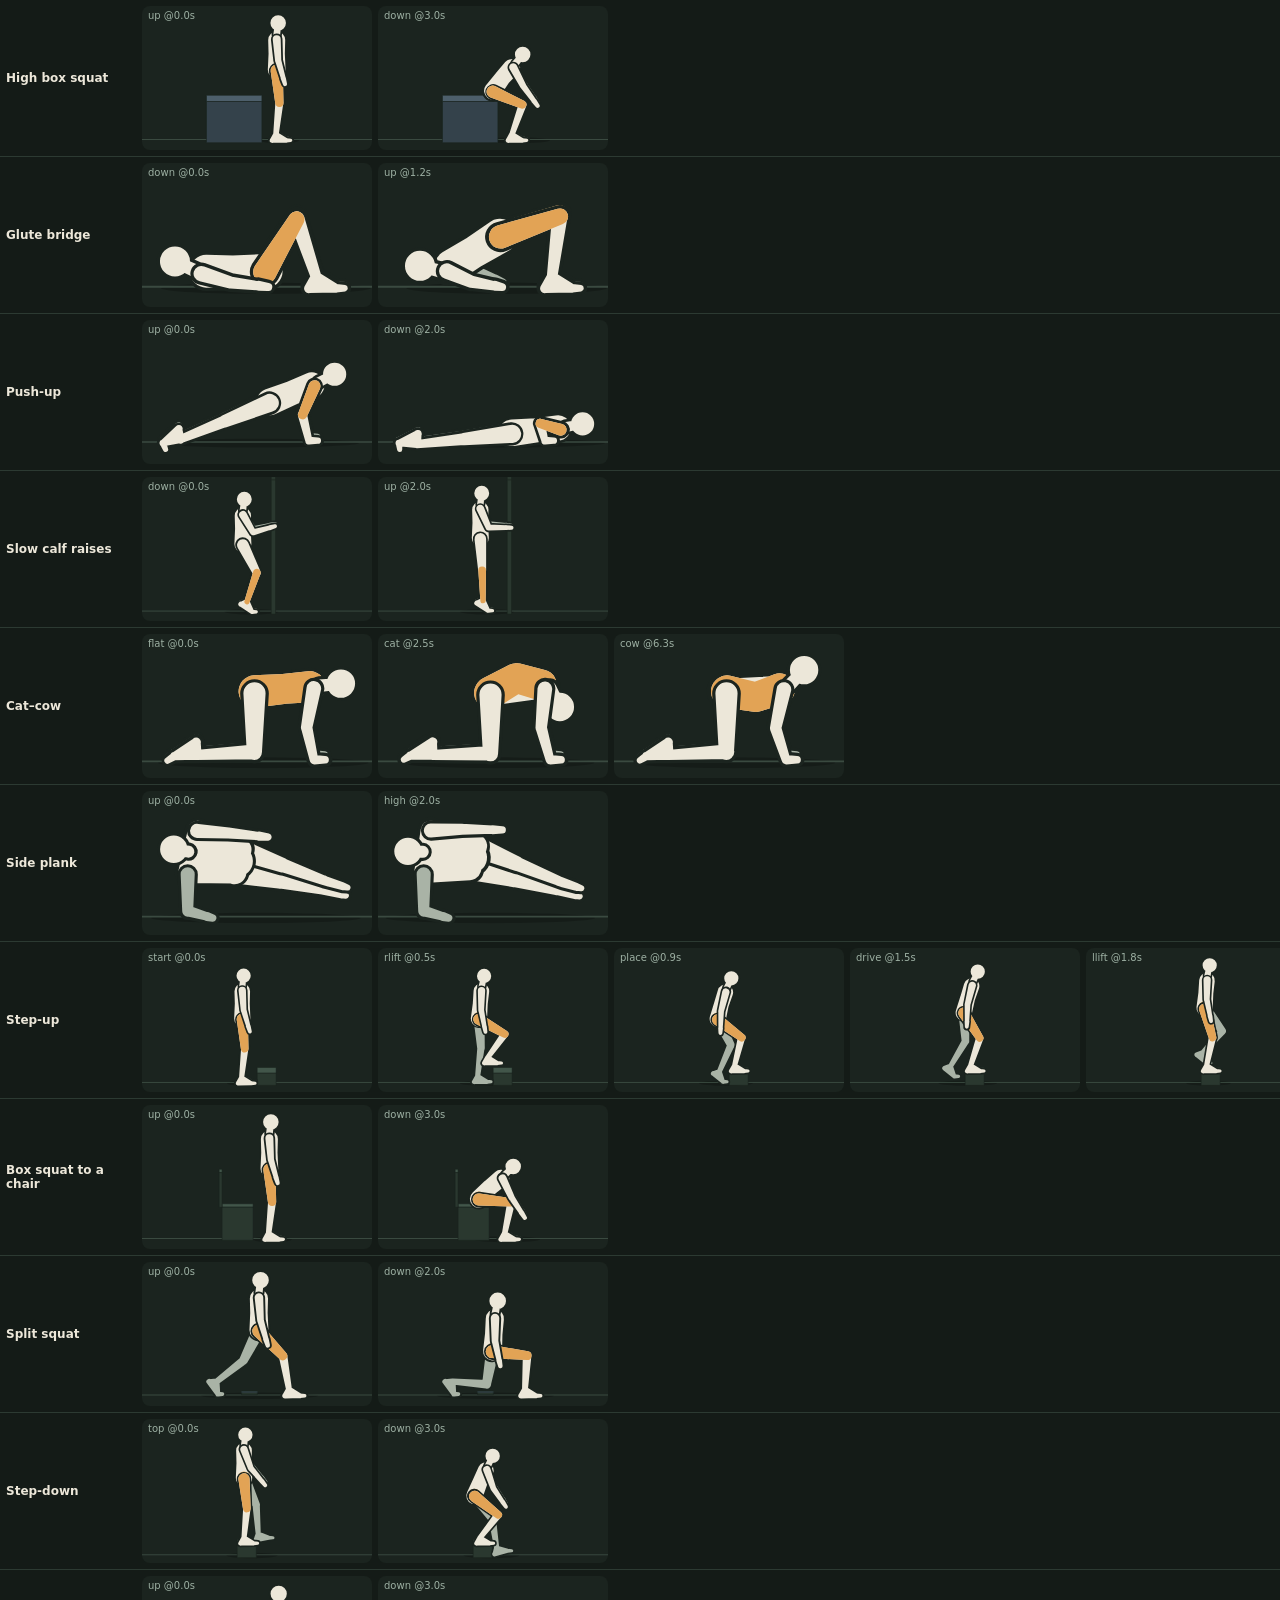
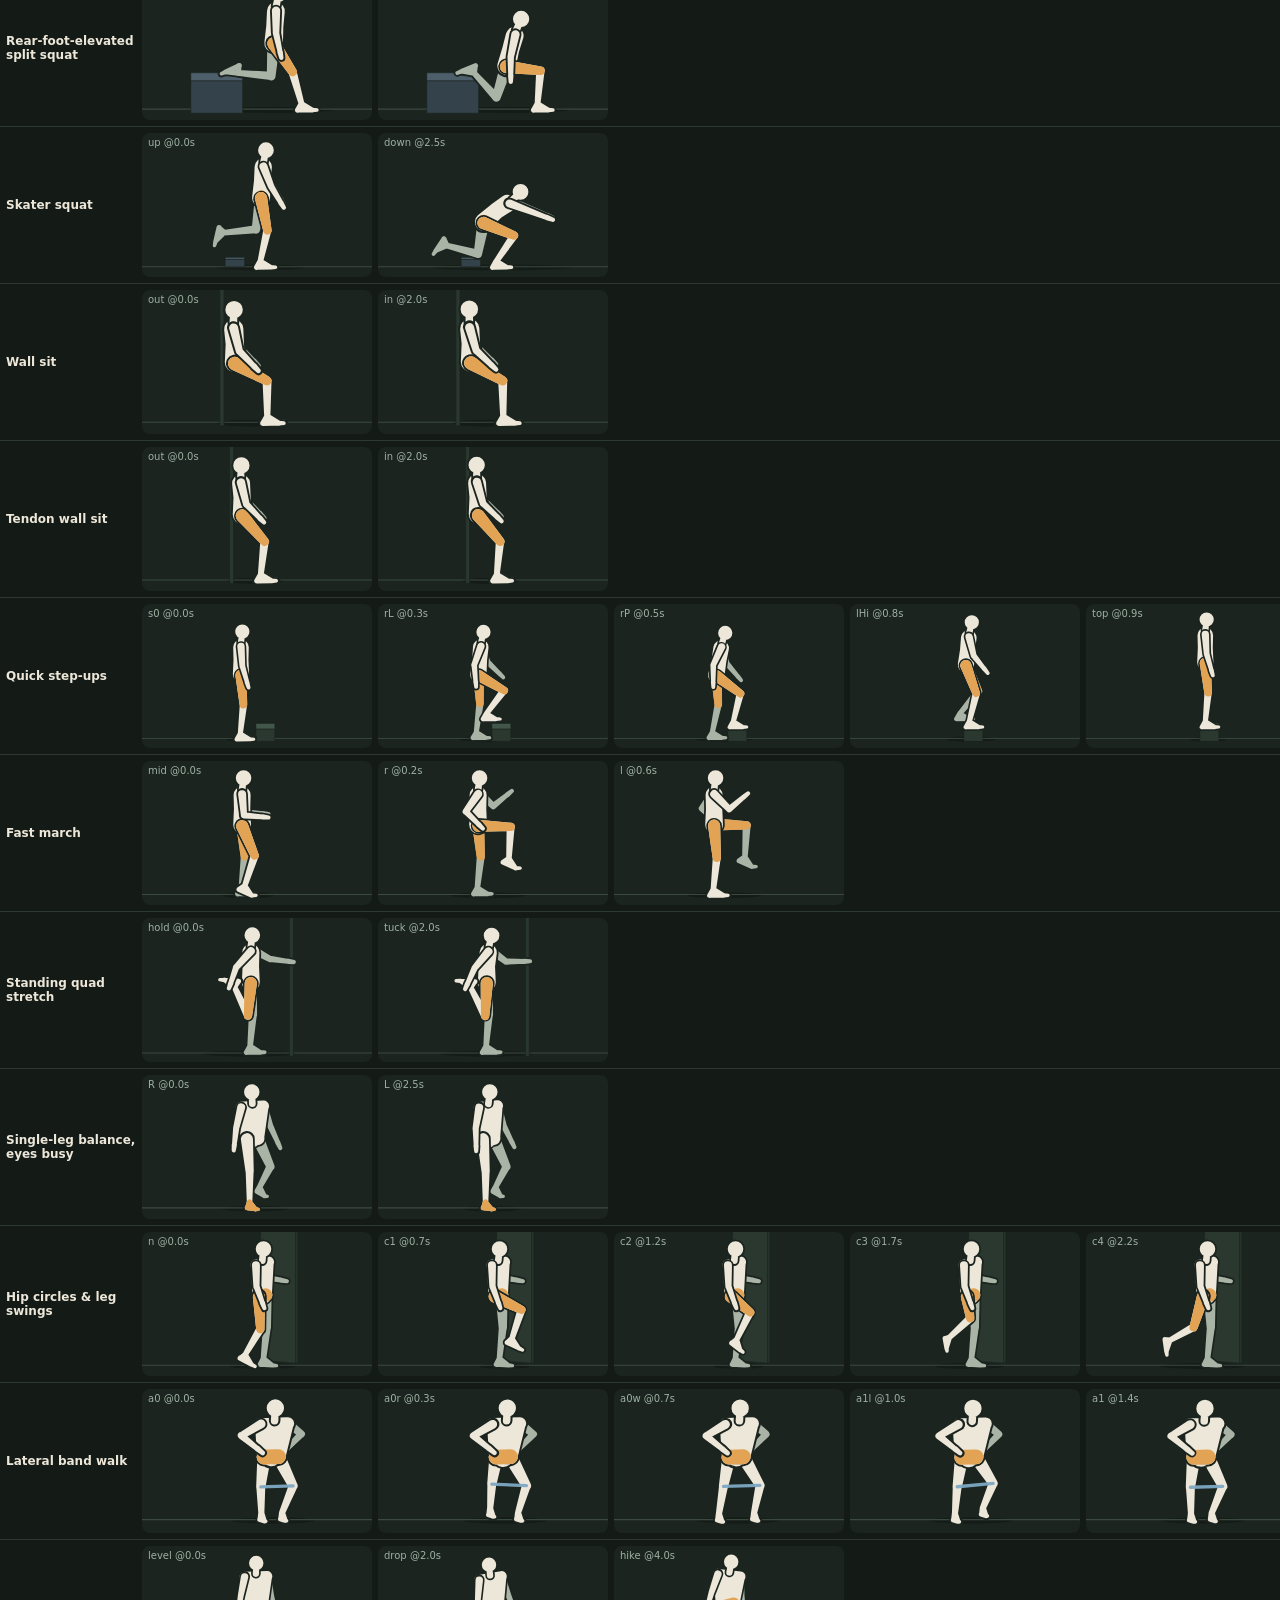
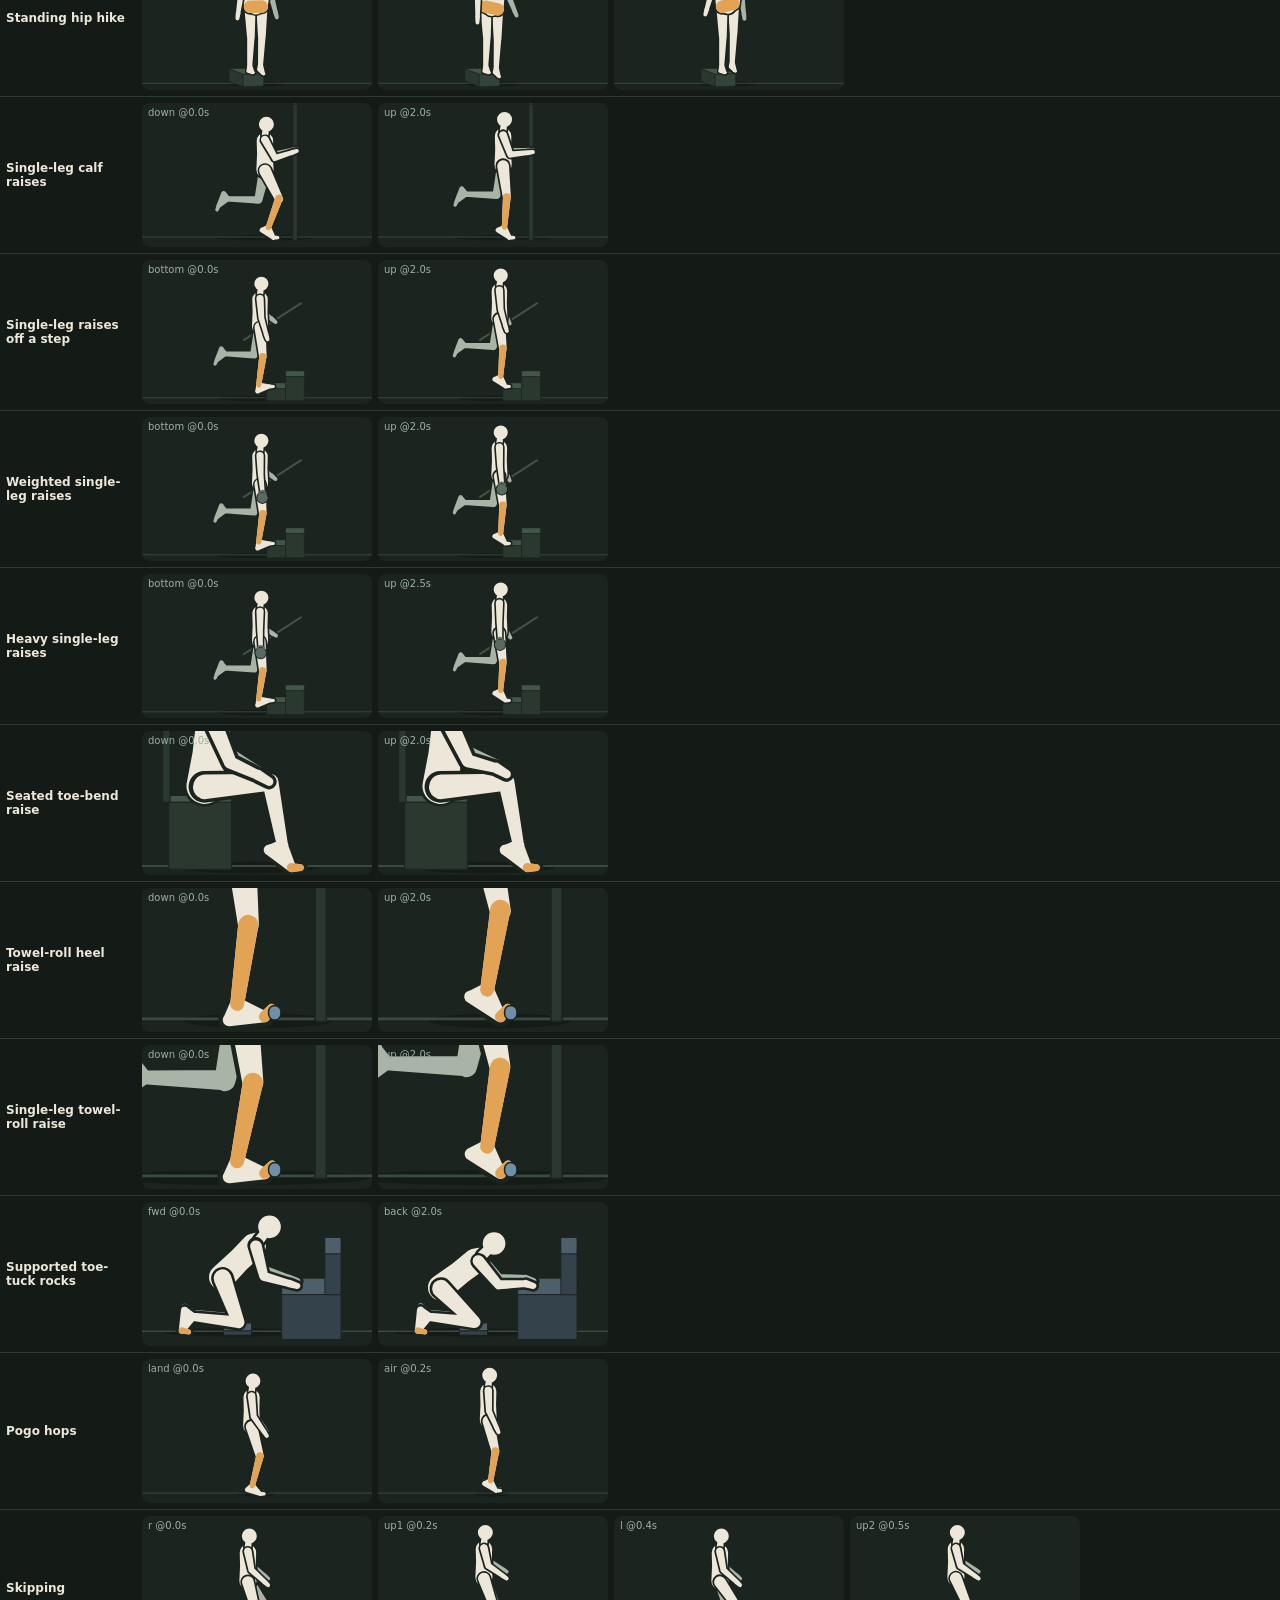
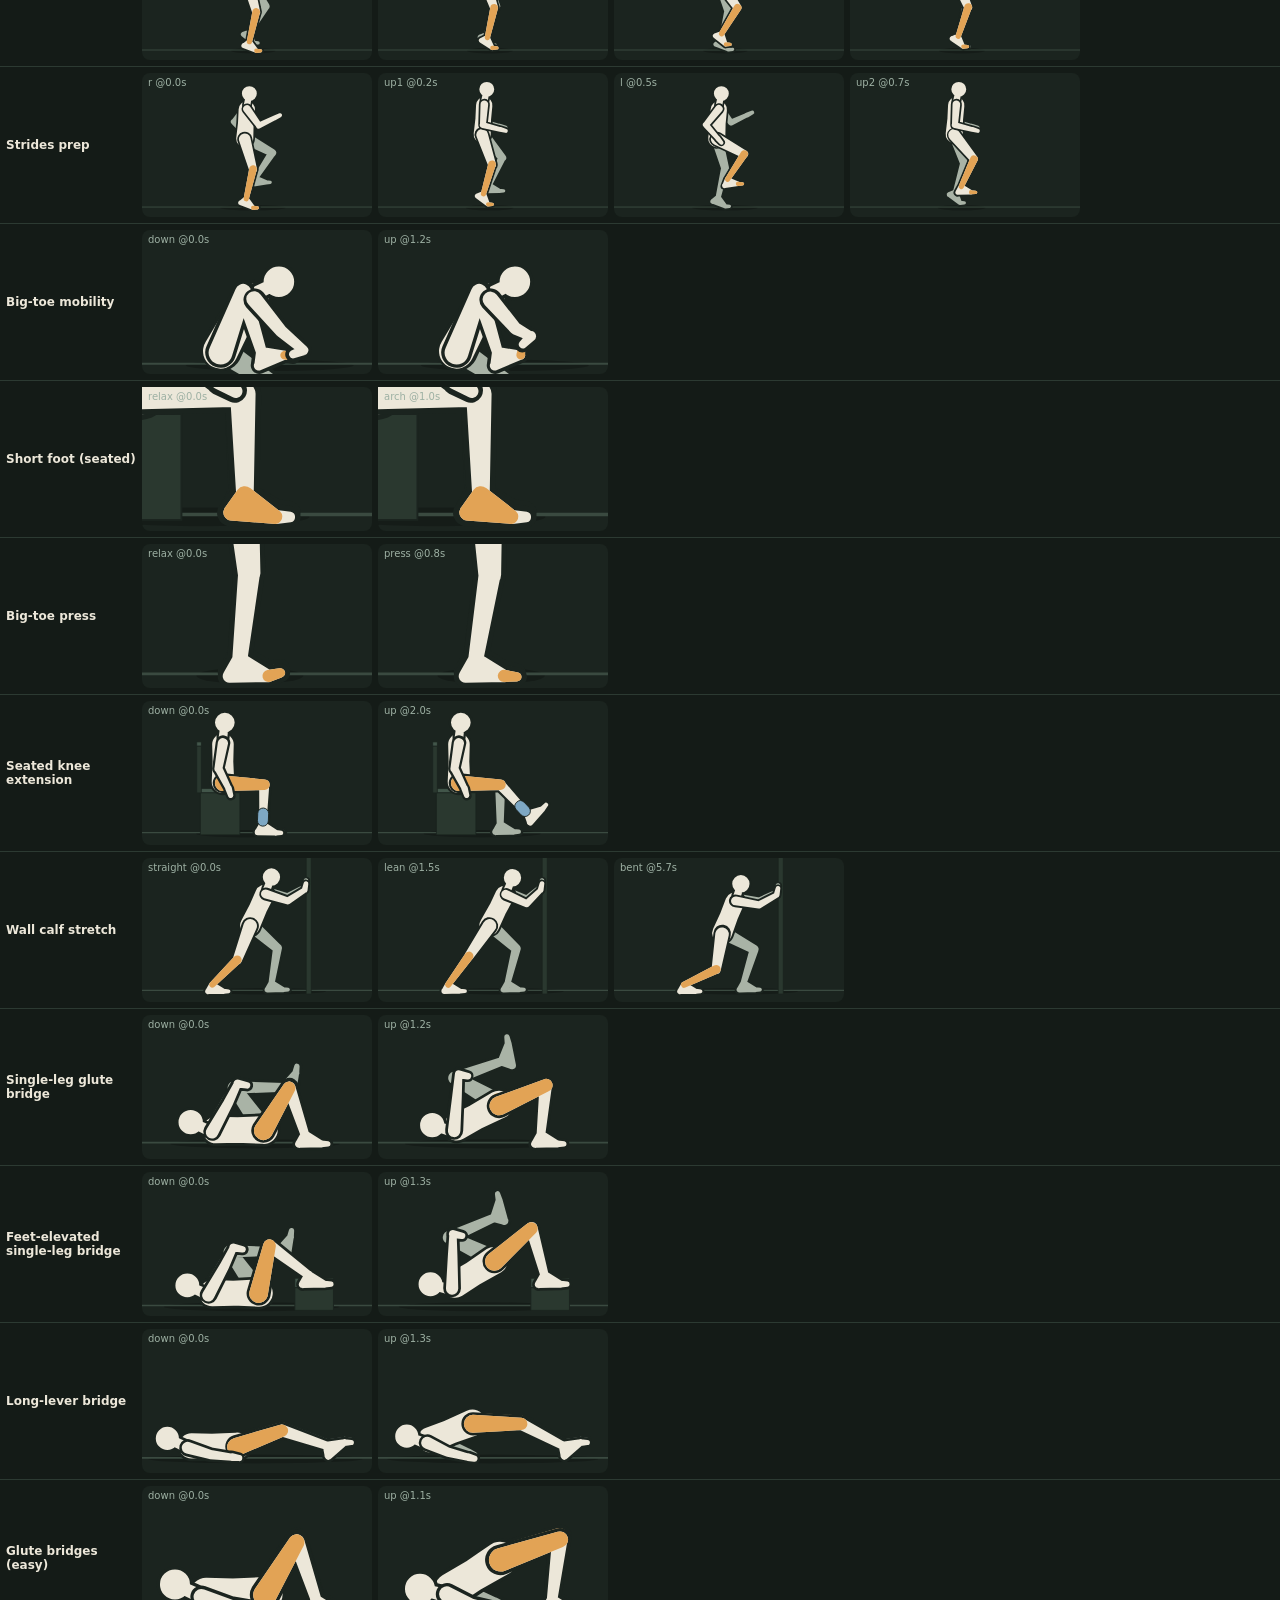
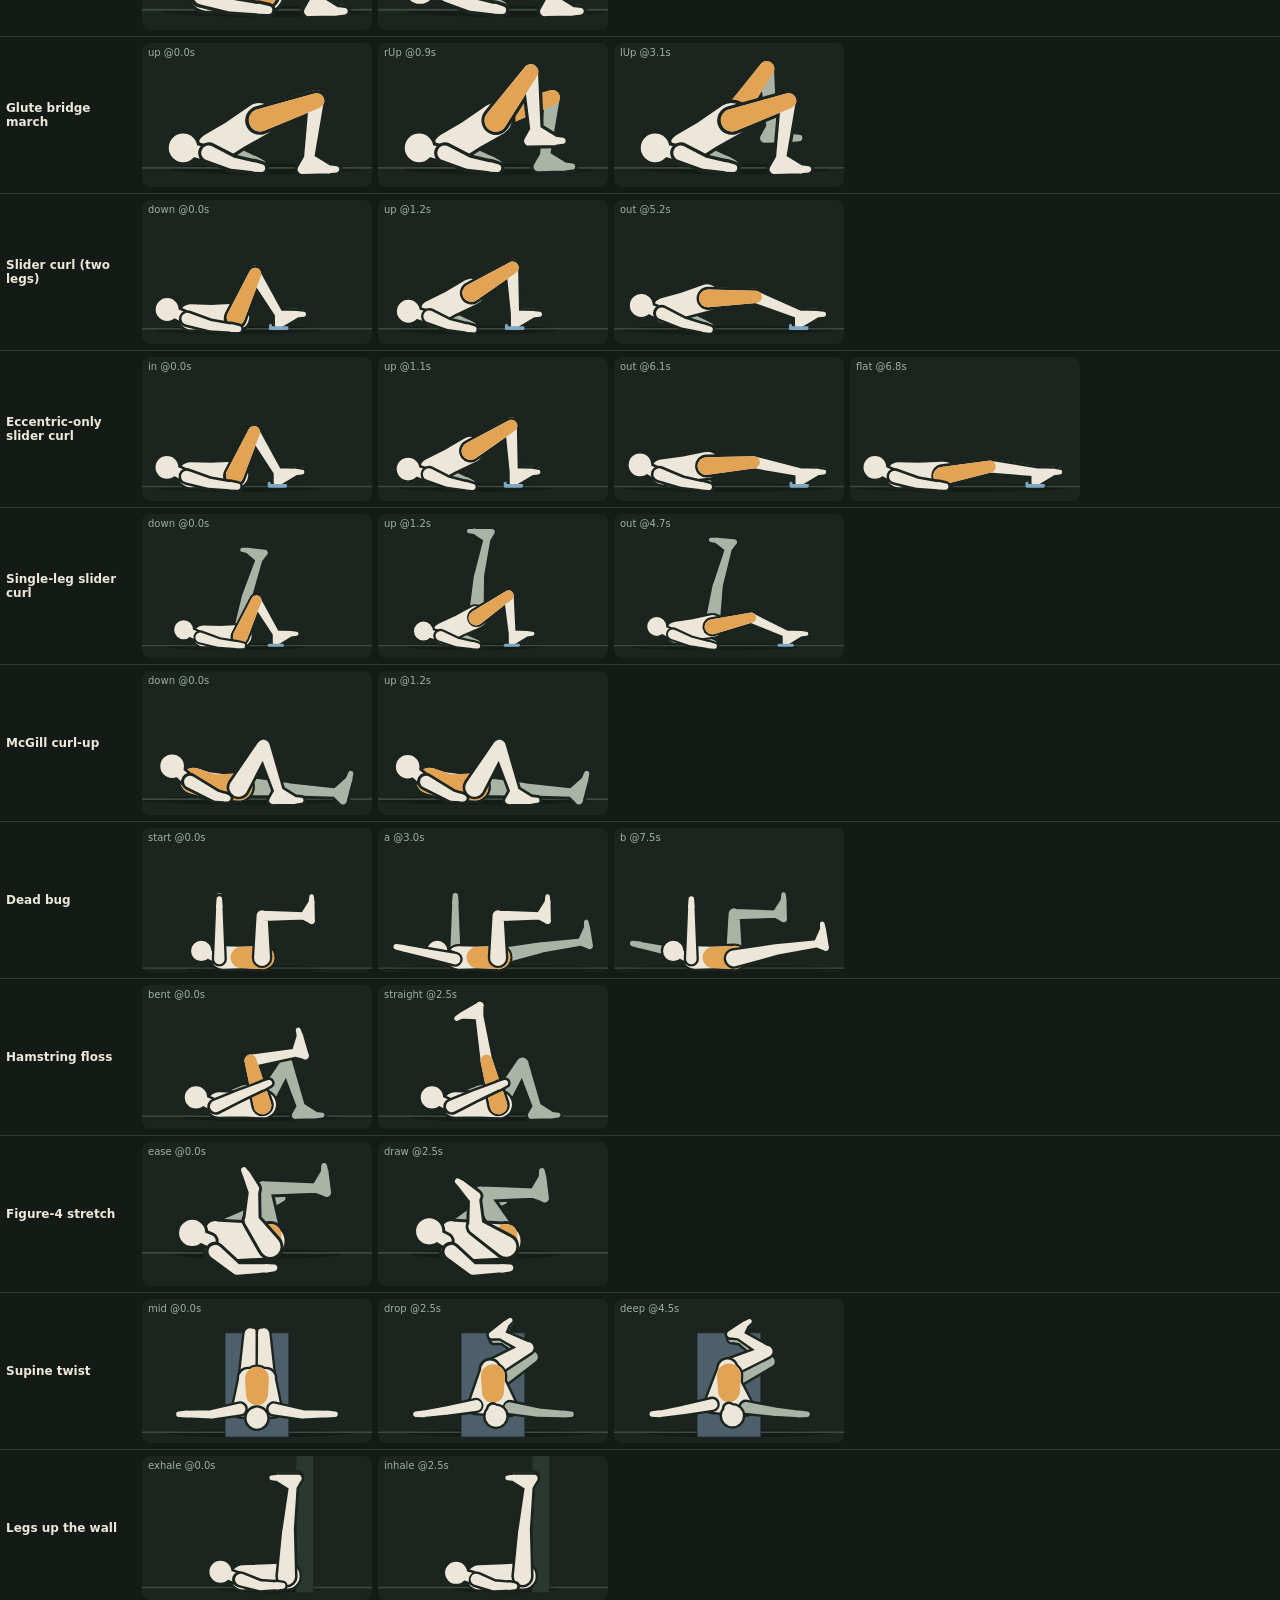
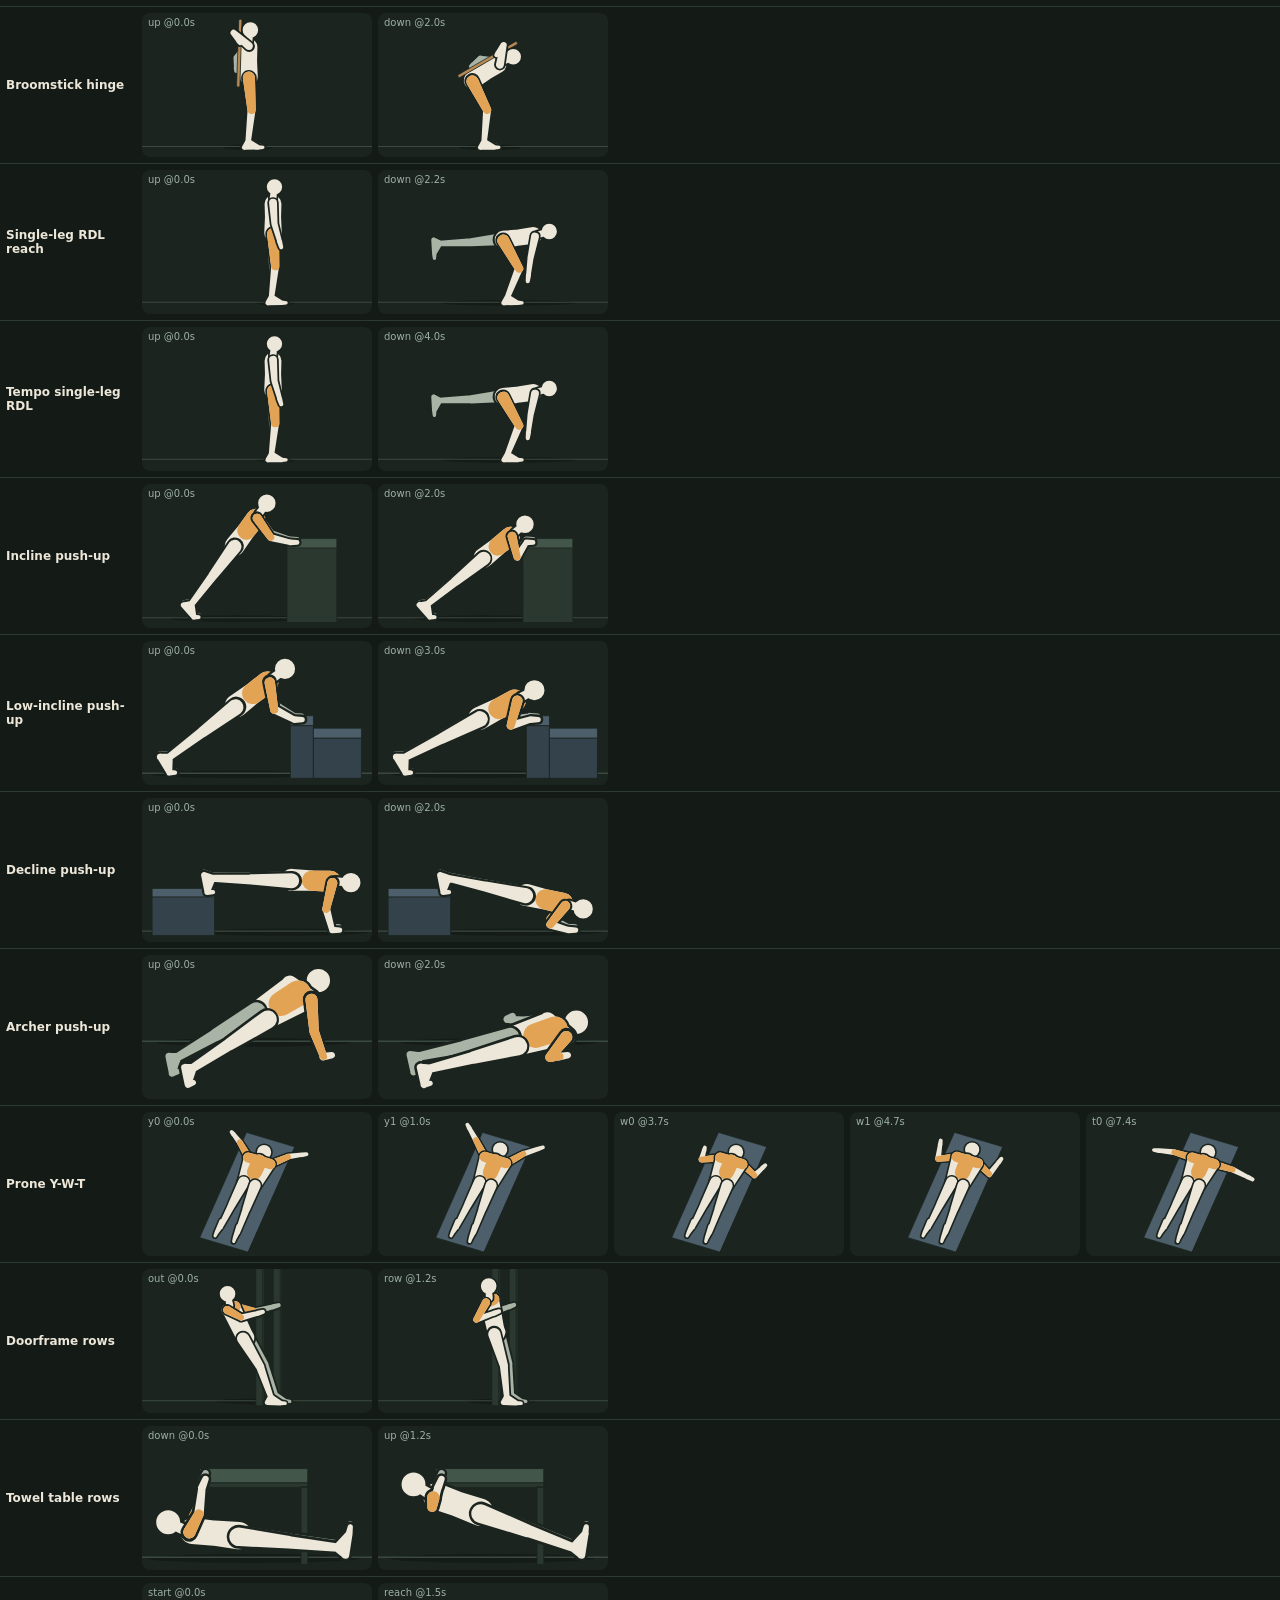
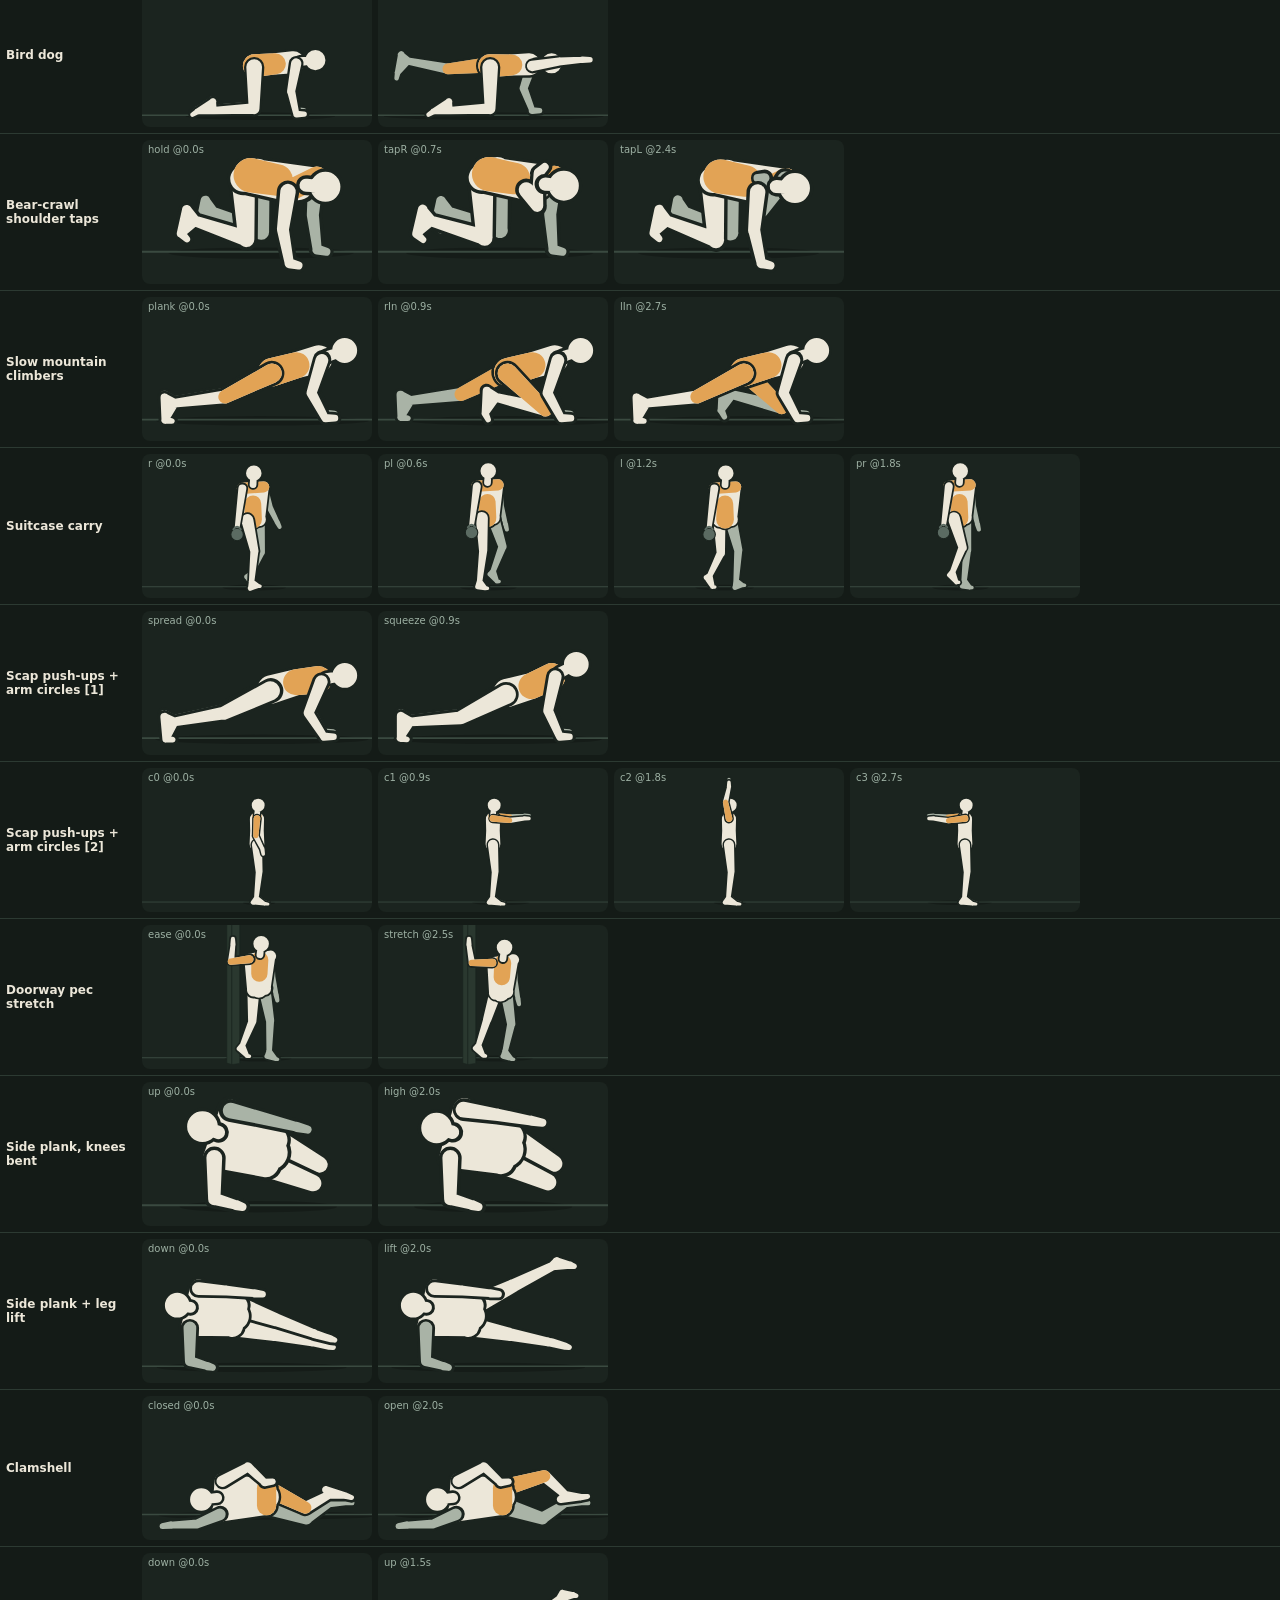
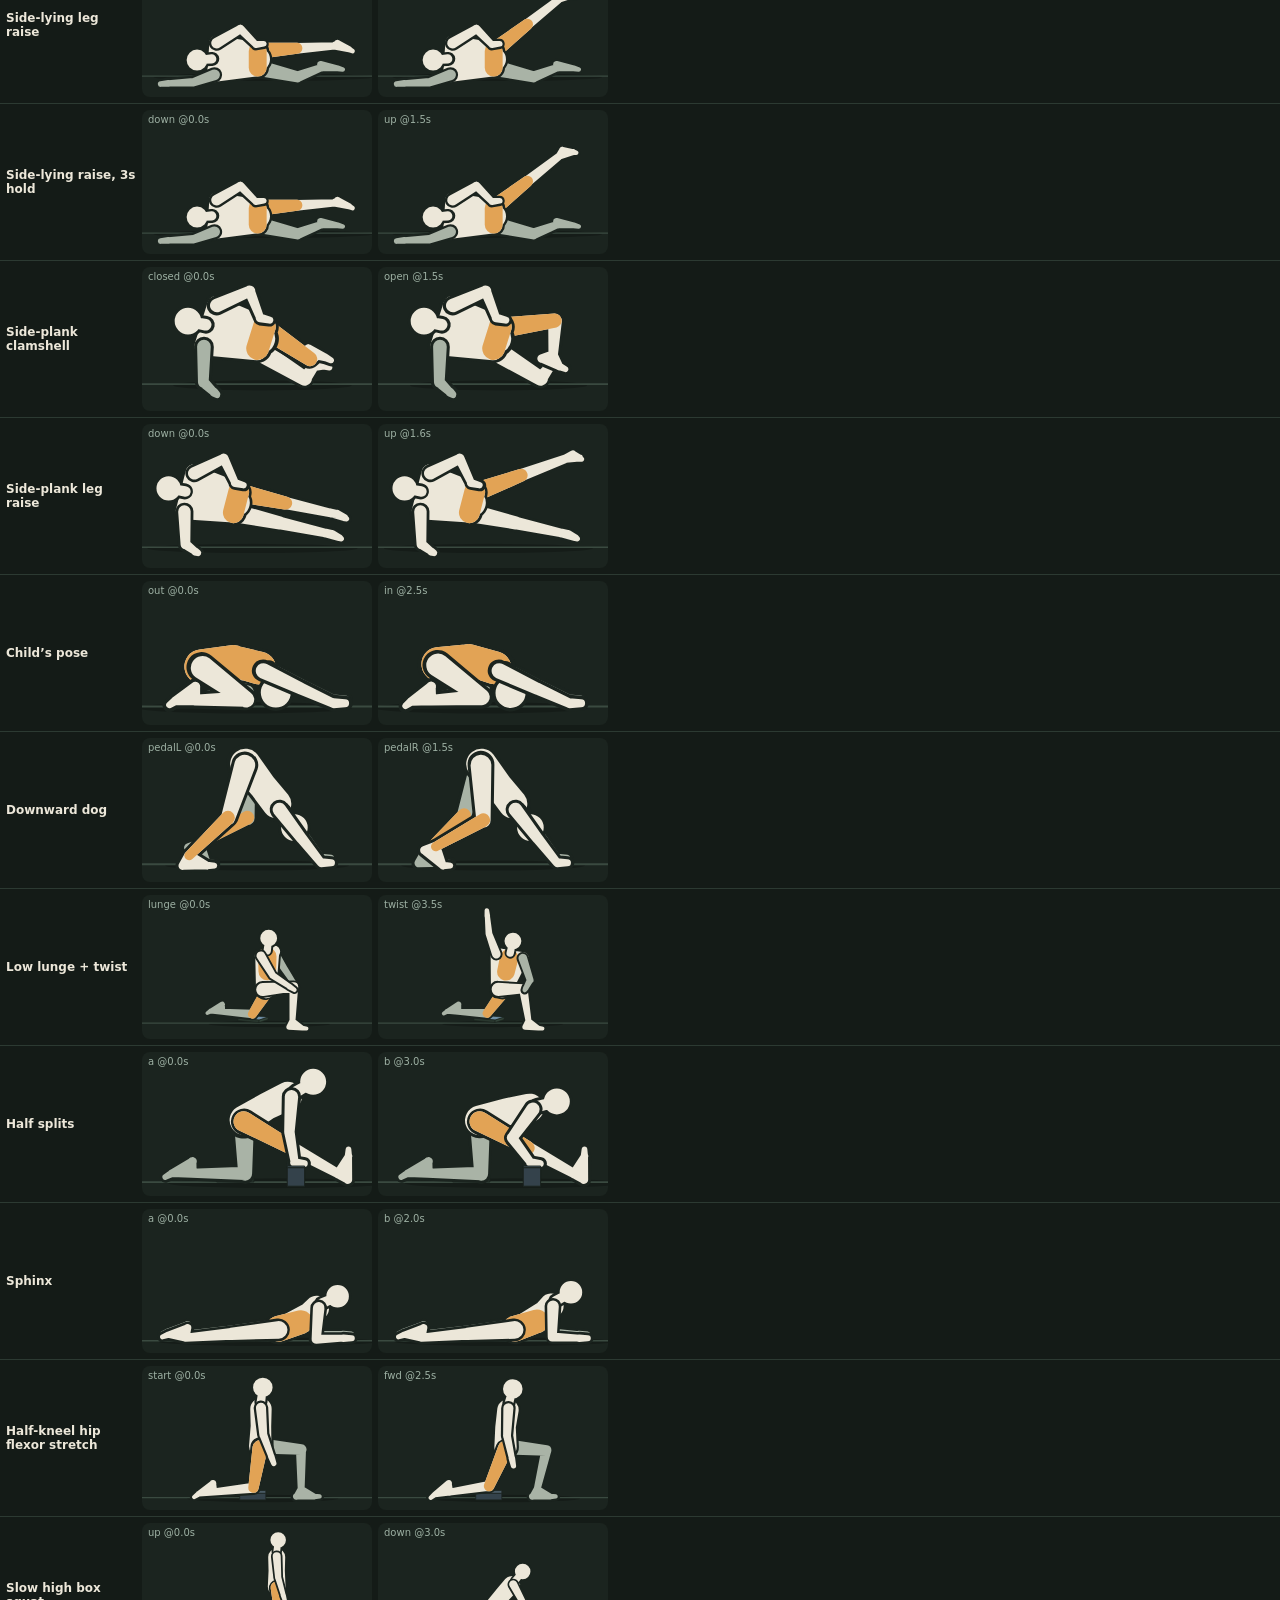
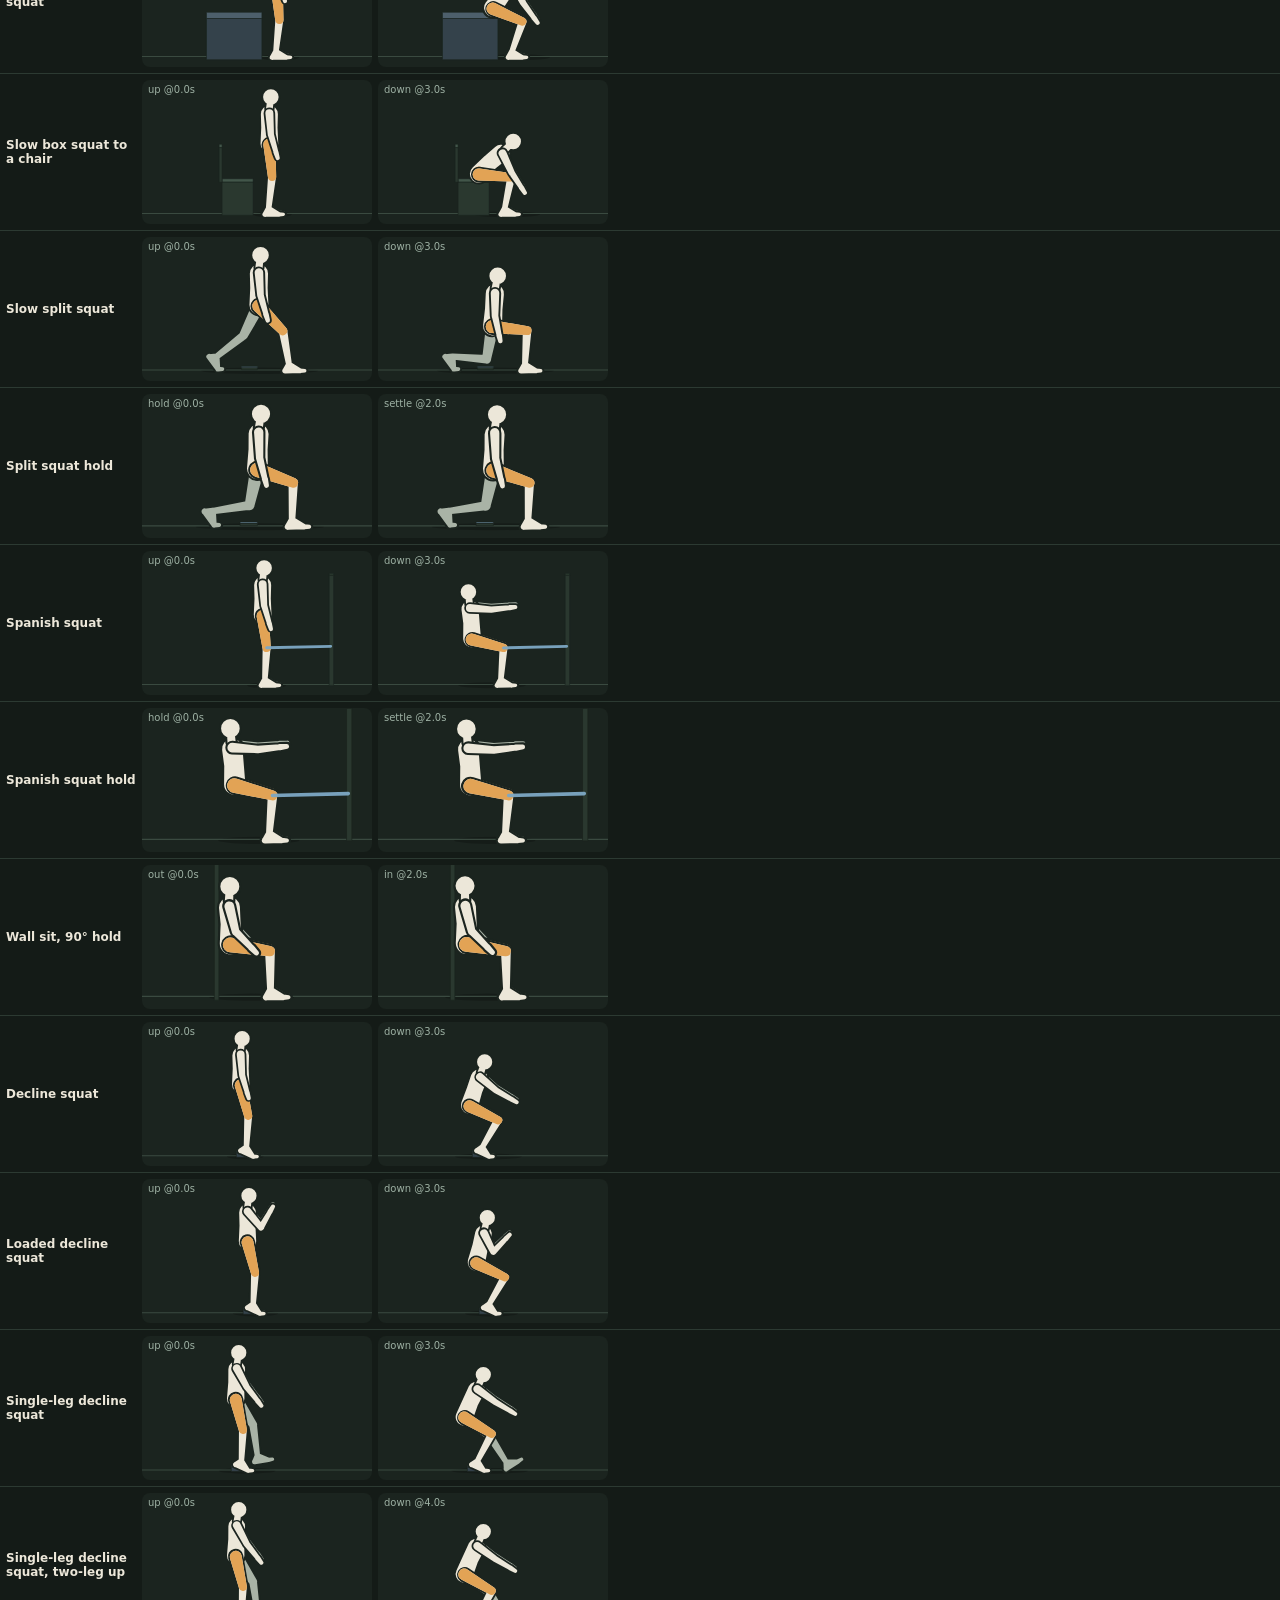
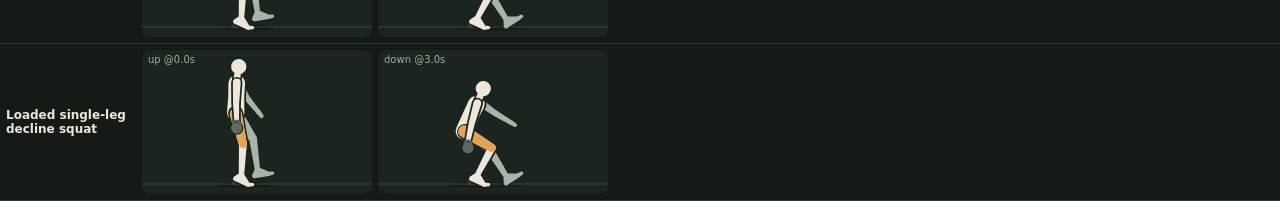
<file: dev/sheet.html>
<!doctype html><meta charset="utf-8">
<link rel="stylesheet" href="fig.css">
<style>
body{margin:0; background:#141b17; color:#ece7d9; font:12px system-ui}
.row{display:flex; gap:6px; padding:6px; border-bottom:1px solid #2c3a32; align-items:center}
.lbl{width:130px; flex:none; font-weight:600}
.cell{width:230px; height:144px; background:var(--stage); border-radius:8px; position:relative; flex:none}
.cell b{position:absolute; left:6px; top:4px; font-weight:500; color:#9db0a3; font-size:10px}
</style>
<div id="out"></div>
<script src="../figure.js"></script>
<script src="../moves.js"></script>
<script>
const q=new URLSearchParams(location.search);
const parts=(q.get('parts')||'').split(',').filter(Boolean);
let loaded=0;
function go(){
  const names=(q.get('m')||'').split('|').filter(Boolean);
  const list=names.length?names:Object.keys(MOVES);
  const out=document.getElementById('out');
  const rows=[]; list.forEach(n=>{ const m=MOVES[n]; if(m && m.alt) m.alt.forEach((a,i)=>rows.push([n+' ['+(i+1)+']', a])); else rows.push([n, m]); });
  rows.forEach(([n,mv])=>{
    const row=document.createElement('div'); row.className='row';
    row.innerHTML='<div class="lbl">'+n+(mv?'':' (MISSING)')+'</div>';
    out.appendChild(row);
    if(!mv) return;
    let times=Figure.keyTimes(mv);
    const c=Figure.compile(mv);
    const names2=c.seq.map(s=>s.name);
    // unique keyframes only
    const seen=new Set(); const keep=[];
    times.forEach((t,i)=>{ if(!seen.has(names2[i])){ seen.add(names2[i]); keep.push([t,names2[i]]); } });
    if(q.get('mid')) keep.push([c.total*0.5,'mid']);
    keep.slice(0,5).forEach(([t,nm])=>{
      const cell=document.createElement('div'); cell.className='cell';
      cell.innerHTML='<b>'+nm+' @'+t.toFixed(1)+'s</b>';
      row.appendChild(cell);
      const st=Figure.Stage(cell,{aspect:230/144});
      st.set(mv,{t, flip:q.get('flip')==='1'});
    });
  });
  document.title='ready';
}
if(!parts.length) go();
else parts.forEach(p=>{ const s=document.createElement('script'); s.src='parts/'+p+'.js'; s.onload=()=>{ if(++loaded===parts.length) go(); }; document.body.appendChild(s); });
</script>
</file>
<file: dev/fig.css>
:root{--stage:#1b241f; --fig:#ece7d9; --fig-far:#a9b3a6; --accent:#e2a355; --line:#3a4a40; --prop:#33443a; --prop2:#2a382f; --prop-top:#42564a; --rest:#7ea8c4}
.fig-svg{width:100%; height:100%; display:block; overflow:hidden}
.fig .ff{fill:var(--fig)} .fig .far .ff{fill:var(--fig-far)}
.fig .fh{fill:var(--stage)}
.fig .fhl{fill:var(--accent)}
.fig-ground{stroke:var(--line); stroke-width:1.4}
.fig-shadow{fill:rgba(0,0,0,.22)}
.fp-top{fill:var(--prop-top); stroke:var(--stage); stroke-width:.8}
.fp-side{fill:var(--prop); stroke:var(--stage); stroke-width:.8}
.fp-side2{fill:var(--prop2); stroke:var(--stage); stroke-width:.8}
.fp-line{stroke:var(--prop-top)}
.fk-wall.fp-side,.fk-wall.fp-side2,.fk-wall.fp-top{fill:var(--prop2)}
.fk-soft.fp-top{fill:#4d5f6b} .fk-soft.fp-side{fill:#3c4c56} .fk-soft.fp-side2{fill:#34424b}
.fk-towel.fp-top{fill:#6f8fa6}
.fa-kb{fill:#5b6b62; stroke:var(--stage); stroke-width:1.5} .fa-kbh{fill:none; stroke:#5b6b62; stroke-width:2.6; stroke-linecap:round}
.fa-cuff{fill:#7ea8c4; stroke:var(--stage); stroke-width:1}
.fa-band{fill:var(--rest); opacity:.95}
.fa-stick{fill:#b58a57; stroke:var(--stage); stroke-width:1}
.fa-towel{fill:#7ea8c4}
</file>
